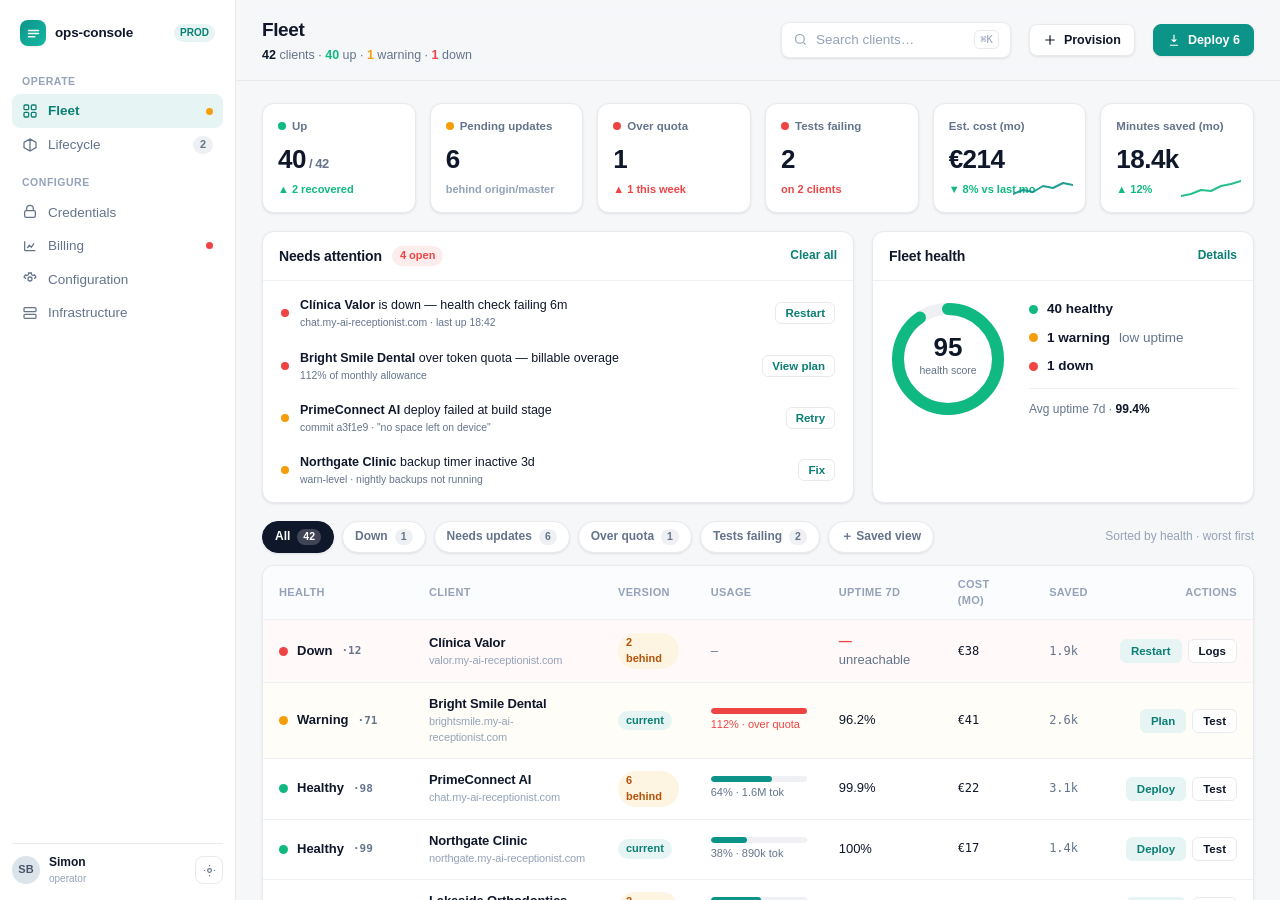
<file: docs/fleet-redesign-mockup.html>
<!doctype html>
<html lang="en">
<head>
<meta charset="utf-8">
<meta name="viewport" content="width=device-width, initial-scale=1">
<title>ops-console — Fleet (redesign mockup)</title>
<style>
  /* ============================================================= *
   *  DESIGN TOKENS — the whole look comes from these variables.   *
   *  This is the "token layer" the real app would adopt first.    *
   * ============================================================= */
  :root{
    --bg:#f6f7f9; --panel:#ffffff; --panel-2:#fbfcfd;
    --ink:#0f172a; --muted:#64748b; --faint:#94a3b8;
    --border:#e8eaee; --border-2:#eef0f3;
    --accent:#0d9488; --accent-ink:#0b7f74; --accent-bg:#e6f5f3;
    --ok:#10b981; --ok-bg:#e7f7f0;
    --warn:#f59e0b; --warn-bg:#fef4e2;
    --danger:#ef4444; --danger-bg:#fdecec;
    --info:#6366f1;
    --radius:12px; --radius-sm:8px; --radius-xs:6px;
    --shadow-sm:0 1px 2px rgba(15,23,42,.04),0 1px 3px rgba(15,23,42,.06);
    --shadow-md:0 2px 8px rgba(15,23,42,.06),0 8px 24px rgba(15,23,42,.05);
    --sidebar-w:236px;
    --font:'Inter',-apple-system,BlinkMacSystemFont,'Segoe UI',Roboto,Helvetica,Arial,sans-serif;
    --mono:'SF Mono',ui-monospace,'JetBrains Mono',Menlo,Consolas,monospace;
  }
  *{box-sizing:border-box}
  html,body{margin:0;height:100%}
  body{background:var(--bg);color:var(--ink);font-family:var(--font);font-size:13.5px;line-height:1.45;-webkit-font-smoothing:antialiased}
  .app{display:grid;grid-template-columns:var(--sidebar-w) 1fr;height:100vh;overflow:hidden}

  /* ---------- SIDEBAR ---------- */
  .side{background:var(--panel);border-right:1px solid var(--border);display:flex;flex-direction:column;padding:14px 12px}
  .brand{display:flex;align-items:center;gap:9px;padding:6px 8px 14px}
  .brand .mark{width:26px;height:26px;border-radius:8px;background:linear-gradient(135deg,var(--accent),#14b8a6);display:grid;place-items:center;color:#fff;box-shadow:var(--shadow-sm)}
  .brand .name{font-weight:650;letter-spacing:-.01em}
  .brand .env{margin-left:auto;font-size:10px;font-weight:600;color:var(--accent-ink);background:var(--accent-bg);padding:2px 6px;border-radius:20px}
  .navgroup-label{font-size:10.5px;font-weight:600;letter-spacing:.05em;text-transform:uppercase;color:var(--faint);padding:14px 10px 5px}
  .nav a{display:flex;align-items:center;gap:10px;padding:7px 10px;border-radius:var(--radius-sm);color:var(--muted);text-decoration:none;font-weight:500;position:relative}
  .nav a svg{width:16px;height:16px;stroke:currentColor;flex:none}
  .nav a .count{margin-left:auto;font-size:11px;font-weight:600;color:var(--muted);background:var(--border-2);padding:1px 7px;border-radius:20px}
  .nav a:hover{background:var(--panel-2);color:var(--ink)}
  .nav a.active{background:var(--accent-bg);color:var(--accent-ink);font-weight:600}
  .nav a.active .count{background:#fff;color:var(--accent-ink)}
  .nav a .dot{margin-left:auto;width:7px;height:7px;border-radius:50%}
  .side-foot{margin-top:auto;border-top:1px solid var(--border);padding-top:10px;display:flex;align-items:center;gap:9px}
  .avatar{width:28px;height:28px;border-radius:50%;background:#dbe4ea;display:grid;place-items:center;font-weight:600;font-size:11px;color:#475569}
  .side-foot .who{font-size:12px;font-weight:600}
  .side-foot .who small{display:block;color:var(--faint);font-weight:500}
  .icon-btn{margin-left:auto;width:28px;height:28px;border-radius:8px;border:1px solid var(--border);background:var(--panel);display:grid;place-items:center;color:var(--muted);cursor:pointer}

  /* ---------- MAIN ---------- */
  .main{overflow:auto}
  .topbar{position:sticky;top:0;z-index:5;background:rgba(246,247,249,.85);backdrop-filter:blur(8px);border-bottom:1px solid var(--border);padding:16px 26px;display:flex;align-items:center;gap:18px}
  .topbar h1{font-size:19px;margin:0;letter-spacing:-.02em;font-weight:660}
  .topbar .sub{color:var(--muted);font-size:12.5px;margin-top:2px}
  .topbar .sub b{color:var(--ink);font-weight:600}
  .topbar .spacer{flex:1}
  .search{display:flex;align-items:center;gap:8px;background:var(--panel);border:1px solid var(--border);border-radius:var(--radius-sm);padding:7px 11px;color:var(--faint);min-width:230px;box-shadow:var(--shadow-sm)}
  .search svg{width:15px;height:15px;stroke:currentColor}
  .search .kbd{margin-left:auto;font-size:10.5px;font-family:var(--mono);color:var(--faint);border:1px solid var(--border);border-radius:5px;padding:1px 5px}
  .btn{border:1px solid var(--border);background:var(--panel);color:var(--ink);font-family:inherit;font-size:12.5px;font-weight:600;padding:8px 13px;border-radius:var(--radius-sm);cursor:pointer;display:inline-flex;align-items:center;gap:7px;box-shadow:var(--shadow-sm)}
  .btn svg{width:14px;height:14px;stroke:currentColor}
  .btn:hover{background:var(--panel-2)}
  .btn.primary{background:var(--accent);border-color:var(--accent);color:#fff}
  .btn.primary:hover{background:var(--accent-ink)}
  .content{padding:22px 26px 48px}

  /* ---------- KPI CARDS ---------- */
  .kpis{display:grid;grid-template-columns:repeat(6,1fr);gap:14px;margin-bottom:18px}
  .kpi{background:var(--panel);border:1px solid var(--border);border-radius:var(--radius);padding:14px 15px;box-shadow:var(--shadow-sm);position:relative;overflow:hidden}
  .kpi .label{font-size:11.5px;color:var(--muted);font-weight:550;display:flex;align-items:center;gap:6px}
  .kpi .label .d{width:8px;height:8px;border-radius:50%}
  .kpi .val{font-size:26px;font-weight:680;letter-spacing:-.02em;margin-top:7px;font-variant-numeric:tabular-nums}
  .kpi .val small{font-size:13px;color:var(--muted);font-weight:600}
  .kpi .delta{font-size:11px;font-weight:600;margin-top:3px}
  .kpi .delta.up{color:var(--ok)} .kpi .delta.down{color:var(--danger)} .kpi .delta.flat{color:var(--faint)}
  .kpi .spark{position:absolute;right:12px;bottom:12px;opacity:.9}

  .grid2{display:grid;grid-template-columns:1.55fr 1fr;gap:18px;margin-bottom:18px}
  .card{background:var(--panel);border:1px solid var(--border);border-radius:var(--radius);box-shadow:var(--shadow-sm)}
  .card-head{display:flex;align-items:center;gap:10px;padding:14px 16px;border-bottom:1px solid var(--border-2)}
  .card-head h3{margin:0;font-size:14px;font-weight:640;letter-spacing:-.01em}
  .card-head .pill{font-size:11px;font-weight:600;color:var(--danger);background:var(--danger-bg);padding:2px 8px;border-radius:20px}
  .card-head .link{margin-left:auto;color:var(--accent-ink);font-size:12px;font-weight:600;text-decoration:none;cursor:pointer}

  /* ---------- ATTENTION QUEUE ---------- */
  .attn{padding:6px 8px}
  .attn-row{display:flex;align-items:center;gap:11px;padding:9px 10px;border-radius:var(--radius-sm)}
  .attn-row:hover{background:var(--panel-2)}
  .attn-row .sev{width:8px;height:8px;border-radius:50%;flex:none}
  .attn-row .txt{font-size:12.5px}
  .attn-row .txt b{font-weight:640}
  .attn-row .txt small{color:var(--muted);display:block;margin-top:1px}
  .attn-row .act{margin-left:auto;font-size:11.5px;font-weight:600;color:var(--accent-ink);border:1px solid var(--border);background:var(--panel);border-radius:6px;padding:4px 9px;cursor:pointer}
  .attn-row .act:hover{background:var(--accent-bg);border-color:var(--accent-bg)}

  /* ---------- FILTER CHIPS ---------- */
  .filters{display:flex;align-items:center;gap:8px;margin-bottom:12px;flex-wrap:wrap}
  .chip{font-size:12px;font-weight:600;color:var(--muted);background:var(--panel);border:1px solid var(--border);padding:6px 12px;border-radius:20px;cursor:pointer;display:inline-flex;gap:7px;align-items:center;box-shadow:var(--shadow-sm)}
  .chip .n{font-size:10.5px;background:var(--border-2);color:var(--muted);border-radius:20px;padding:0 6px}
  .chip.active{background:var(--ink);border-color:var(--ink);color:#fff}
  .chip.active .n{background:rgba(255,255,255,.2);color:#fff}
  .filters .right{margin-left:auto;color:var(--faint);font-size:12px}

  /* ---------- FLEET TABLE ---------- */
  .tablewrap{background:var(--panel);border:1px solid var(--border);border-radius:var(--radius);box-shadow:var(--shadow-sm);overflow:hidden}
  table{width:100%;border-collapse:collapse;font-variant-numeric:tabular-nums}
  thead th{text-align:left;font-size:11px;font-weight:600;letter-spacing:.03em;text-transform:uppercase;color:var(--faint);padding:11px 16px;border-bottom:1px solid var(--border-2);background:var(--panel-2)}
  tbody td{padding:12px 16px;border-bottom:1px solid var(--border-2);font-size:13px}
  tbody tr:last-child td{border-bottom:none}
  tbody tr:hover{background:var(--panel-2)}
  tr.warnrow{background:#fffdf7} tr.warnrow:hover{background:#fef9ee}
  tr.downrow{background:#fff9f9} tr.downrow:hover{background:#fdf1f1}
  .hcell{display:flex;align-items:center;gap:9px}
  .hdot{width:9px;height:9px;border-radius:50%;flex:none}
  .hscore{font-size:11px;font-weight:600;color:var(--muted);font-family:var(--mono)}
  .cname{font-weight:620;letter-spacing:-.01em}
  .cname small{display:block;color:var(--faint);font-weight:500;font-size:11px}
  .badge{font-size:11px;font-weight:600;padding:2px 8px;border-radius:20px;display:inline-block}
  .badge.ok{color:var(--accent-ink);background:var(--accent-bg)}
  .badge.warn{color:#b45309;background:var(--warn-bg)}
  .badge.behind{color:#b45309;background:var(--warn-bg)}
  .usebar{height:6px;border-radius:20px;background:var(--border-2);overflow:hidden;width:96px}
  .usebar span{display:block;height:100%;border-radius:20px}
  .usetext{font-size:11px;color:var(--muted);margin-top:3px}
  .muted{color:var(--muted)} .mono{font-family:var(--mono);font-size:12px}
  .rowact{display:flex;gap:6px;justify-content:flex-end}
  .rowact button{font-size:11.5px;font-weight:600;border:1px solid var(--border);background:var(--panel);border-radius:6px;padding:5px 10px;cursor:pointer;color:var(--ink)}
  .rowact button.go{color:var(--accent-ink);border-color:var(--accent-bg);background:var(--accent-bg)}
  .rowact button:hover{background:var(--panel-2)}
  .rowact button.go:hover{filter:brightness(.97)}
  .note{margin:22px 2px 0;color:var(--faint);font-size:11.5px;text-align:center}
</style>
</head>
<body>
<div class="app">
  <!-- ============ SIDEBAR ============ -->
  <aside class="side">
    <div class="brand">
      <div class="mark">
        <svg width="15" height="15" viewBox="0 0 24 24" fill="none" stroke="#fff" stroke-width="2.4" stroke-linecap="round"><path d="M4 7h16M4 12h16M4 17h10"/></svg>
      </div>
      <span class="name">ops-console</span>
      <span class="env">PROD</span>
    </div>

    <div class="navgroup-label">Operate</div>
    <nav class="nav">
      <a class="active" href="#"><svg viewBox="0 0 24 24" fill="none" stroke-width="1.9"><rect x="3" y="3" width="7" height="7" rx="1.5"/><rect x="14" y="3" width="7" height="7" rx="1.5"/><rect x="3" y="14" width="7" height="7" rx="1.5"/><rect x="14" y="14" width="7" height="7" rx="1.5"/></svg> Fleet <span class="dot" style="background:var(--warn)"></span></a>
      <a href="#"><svg viewBox="0 0 24 24" fill="none" stroke-width="1.9"><path d="M12 3v18M3 8l9-5 9 5M3 8v8l9 5 9-5V8"/></svg> Lifecycle <span class="count">2</span></a>
    </nav>

    <div class="navgroup-label">Configure</div>
    <nav class="nav">
      <a href="#"><svg viewBox="0 0 24 24" fill="none" stroke-width="1.9"><path d="M7 10V7a5 5 0 0 1 10 0v3"/><rect x="4" y="10" width="16" height="10" rx="2"/></svg> Credentials</a>
      <a href="#"><svg viewBox="0 0 24 24" fill="none" stroke-width="1.9"><path d="M4 19V5m0 14h16M8 15l3-4 3 3 4-6"/></svg> Billing <span class="dot" style="background:var(--danger)"></span></a>
      <a href="#"><svg viewBox="0 0 24 24" fill="none" stroke-width="1.9"><circle cx="12" cy="12" r="3"/><path d="M19 12a7 7 0 0 0-.1-1.2l2-1.6-2-3.4-2.4 1a7 7 0 0 0-2-1.2l-.4-2.6H9.9l-.4 2.6a7 7 0 0 0-2 1.2l-2.4-1-2 3.4 2 1.6A7 7 0 0 0 5 12"/></svg> Configuration</a>
      <a href="#"><svg viewBox="0 0 24 24" fill="none" stroke-width="1.9"><rect x="3" y="4" width="18" height="6" rx="1.5"/><rect x="3" y="14" width="18" height="6" rx="1.5"/><path d="M7 7h.01M7 17h.01"/></svg> Infrastructure</a>
    </nav>

    <div class="side-foot">
      <div class="avatar">SB</div>
      <div class="who">Simon<small>operator</small></div>
      <button class="icon-btn" title="Settings"><svg width="15" height="15" viewBox="0 0 24 24" fill="none" stroke="currentColor" stroke-width="1.9"><circle cx="12" cy="12" r="3"/><path d="M12 3v2m0 14v2M3 12h2m14 0h2"/></svg></button>
    </div>
  </aside>

  <!-- ============ MAIN ============ -->
  <main class="main">
    <header class="topbar">
      <div>
        <h1>Fleet</h1>
        <div class="sub"><b>42</b> clients · <b style="color:var(--ok)">40</b> up · <b style="color:var(--warn)">1</b> warning · <b style="color:var(--danger)">1</b> down</div>
      </div>
      <div class="spacer"></div>
      <div class="search"><svg viewBox="0 0 24 24" fill="none" stroke-width="1.9"><circle cx="11" cy="11" r="7"/><path d="m20 20-3-3"/></svg> Search clients…<span class="kbd">⌘K</span></div>
      <button class="btn"><svg viewBox="0 0 24 24" fill="none" stroke-width="2"><path d="M4 12h16M12 4v16"/></svg> Provision</button>
      <button class="btn primary"><svg viewBox="0 0 24 24" fill="none" stroke-width="2"><path d="M12 3v12m0 0 4-4m-4 4-4-4M5 21h14"/></svg> Deploy 6</button>
    </header>

    <div class="content">
      <!-- KPIs -->
      <section class="kpis">
        <div class="kpi">
          <div class="label"><span class="d" style="background:var(--ok)"></span>Up</div>
          <div class="val">40<small> / 42</small></div>
          <div class="delta up">▲ 2 recovered</div>
        </div>
        <div class="kpi">
          <div class="label"><span class="d" style="background:var(--warn)"></span>Pending updates</div>
          <div class="val">6</div>
          <div class="delta flat">behind origin/master</div>
        </div>
        <div class="kpi">
          <div class="label"><span class="d" style="background:var(--danger)"></span>Over quota</div>
          <div class="val">1</div>
          <div class="delta down">▲ 1 this week</div>
        </div>
        <div class="kpi">
          <div class="label"><span class="d" style="background:var(--danger)"></span>Tests failing</div>
          <div class="val">2</div>
          <div class="delta down">on 2 clients</div>
        </div>
        <div class="kpi">
          <div class="label">Est. cost (mo)</div>
          <div class="val">€214</div>
          <div class="delta up">▼ 8% vs last mo</div>
          <svg class="spark" width="60" height="22" viewBox="0 0 60 22" fill="none"><path d="M0 16 L10 12 L20 14 L30 8 L40 10 L50 5 L60 7" stroke="var(--accent)" stroke-width="2" stroke-linecap="round" stroke-linejoin="round"/></svg>
        </div>
        <div class="kpi">
          <div class="label">Minutes saved (mo)</div>
          <div class="val">18.4k</div>
          <div class="delta up">▲ 12%</div>
          <svg class="spark" width="60" height="22" viewBox="0 0 60 22" fill="none"><path d="M0 18 L10 16 L20 12 L30 13 L40 8 L50 6 L60 3" stroke="var(--ok)" stroke-width="2" stroke-linecap="round" stroke-linejoin="round"/></svg>
        </div>
      </section>

      <!-- Attention queue + snapshot -->
      <section class="grid2">
        <div class="card">
          <div class="card-head"><h3>Needs attention</h3><span class="pill">4 open</span><a class="link">Clear all</a></div>
          <div class="attn">
            <div class="attn-row"><span class="sev" style="background:var(--danger)"></span><div class="txt"><b>Clínica Valor</b> is down — health check failing 6m<small>chat.my-ai-receptionist.com · last up 18:42</small></div><button class="act">Restart</button></div>
            <div class="attn-row"><span class="sev" style="background:var(--danger)"></span><div class="txt"><b>Bright Smile Dental</b> over token quota — billable overage<small>112% of monthly allowance</small></div><button class="act">View plan</button></div>
            <div class="attn-row"><span class="sev" style="background:var(--warn)"></span><div class="txt"><b>PrimeConnect AI</b> deploy failed at build stage<small>commit a3f1e9 · "no space left on device"</small></div><button class="act">Retry</button></div>
            <div class="attn-row"><span class="sev" style="background:var(--warn)"></span><div class="txt"><b>Northgate Clinic</b> backup timer inactive 3d<small>warn-level · nightly backups not running</small></div><button class="act">Fix</button></div>
          </div>
        </div>
        <div class="card">
          <div class="card-head"><h3>Fleet health</h3><a class="link">Details</a></div>
          <div style="padding:18px 16px;display:flex;gap:22px;align-items:center">
            <svg width="118" height="118" viewBox="0 0 118 118">
              <circle cx="59" cy="59" r="50" fill="none" stroke="var(--border-2)" stroke-width="12"/>
              <circle cx="59" cy="59" r="50" fill="none" stroke="var(--ok)" stroke-width="12" stroke-linecap="round" stroke-dasharray="314" stroke-dashoffset="30" transform="rotate(-90 59 59)"/>
              <text x="59" y="56" text-anchor="middle" font-size="26" font-weight="700" fill="var(--ink)">95</text>
              <text x="59" y="74" text-anchor="middle" font-size="10.5" fill="var(--muted)">health score</text>
            </svg>
            <div style="flex:1;display:flex;flex-direction:column;gap:9px">
              <div style="display:flex;align-items:center;gap:9px"><span class="hdot" style="background:var(--ok)"></span><span style="font-weight:600">40 healthy</span></div>
              <div style="display:flex;align-items:center;gap:9px"><span class="hdot" style="background:var(--warn)"></span><span style="font-weight:600">1 warning</span> <span class="muted">low uptime</span></div>
              <div style="display:flex;align-items:center;gap:9px"><span class="hdot" style="background:var(--danger)"></span><span style="font-weight:600">1 down</span></div>
              <div style="height:1px;background:var(--border-2);margin:3px 0"></div>
              <div class="muted" style="font-size:12px">Avg uptime 7d · <b style="color:var(--ink)">99.4%</b></div>
            </div>
          </div>
        </div>
      </section>

      <!-- Filters -->
      <div class="filters">
        <span class="chip active">All <span class="n">42</span></span>
        <span class="chip">Down <span class="n">1</span></span>
        <span class="chip">Needs updates <span class="n">6</span></span>
        <span class="chip">Over quota <span class="n">1</span></span>
        <span class="chip">Tests failing <span class="n">2</span></span>
        <span class="chip">＋ Saved view</span>
        <span class="right">Sorted by health · worst first</span>
      </div>

      <!-- Fleet table -->
      <div class="tablewrap">
        <table>
          <thead><tr>
            <th style="width:150px">Health</th><th>Client</th><th>Version</th><th>Usage</th><th>Uptime 7d</th><th>Cost (mo)</th><th>Saved</th><th style="text-align:right">Actions</th>
          </tr></thead>
          <tbody>
            <tr class="downrow">
              <td><div class="hcell"><span class="hdot" style="background:var(--danger)"></span><span style="font-weight:600">Down</span><span class="hscore">·12</span></div></td>
              <td><div class="cname">Clínica Valor<small>valor.my-ai-receptionist.com</small></div></td>
              <td><span class="badge behind">2 behind</span></td>
              <td><span class="muted mono">—</span></td>
              <td><span style="color:var(--danger);font-weight:600">— </span><span class="muted">unreachable</span></td>
              <td class="mono">€38</td>
              <td class="muted mono">1.9k</td>
              <td><div class="rowact"><button class="go">Restart</button><button>Logs</button></div></td>
            </tr>
            <tr class="warnrow">
              <td><div class="hcell"><span class="hdot" style="background:var(--warn)"></span><span style="font-weight:600">Warning</span><span class="hscore">·71</span></div></td>
              <td><div class="cname">Bright Smile Dental<small>brightsmile.my-ai-receptionist.com</small></div></td>
              <td><span class="badge ok">current</span></td>
              <td><div class="usebar"><span style="width:112%;background:var(--danger)"></span></div><div class="usetext" style="color:var(--danger)">112% · over quota</div></td>
              <td>96.2%</td>
              <td class="mono">€41</td>
              <td class="muted mono">2.6k</td>
              <td><div class="rowact"><button class="go">Plan</button><button>Test</button></div></td>
            </tr>
            <tr>
              <td><div class="hcell"><span class="hdot" style="background:var(--ok)"></span><span style="font-weight:600">Healthy</span><span class="hscore">·98</span></div></td>
              <td><div class="cname">PrimeConnect AI<small>chat.my-ai-receptionist.com</small></div></td>
              <td><span class="badge behind">6 behind</span></td>
              <td><div class="usebar"><span style="width:64%;background:var(--accent)"></span></div><div class="usetext">64% · 1.6M tok</div></td>
              <td>99.9%</td>
              <td class="mono">€22</td>
              <td class="muted mono">3.1k</td>
              <td><div class="rowact"><button class="go">Deploy</button><button>Test</button></div></td>
            </tr>
            <tr>
              <td><div class="hcell"><span class="hdot" style="background:var(--ok)"></span><span style="font-weight:600">Healthy</span><span class="hscore">·99</span></div></td>
              <td><div class="cname">Northgate Clinic<small>northgate.my-ai-receptionist.com</small></div></td>
              <td><span class="badge ok">current</span></td>
              <td><div class="usebar"><span style="width:38%;background:var(--accent)"></span></div><div class="usetext">38% · 890k tok</div></td>
              <td>100%</td>
              <td class="mono">€17</td>
              <td class="muted mono">1.4k</td>
              <td><div class="rowact"><button class="go">Deploy</button><button>Test</button></div></td>
            </tr>
            <tr>
              <td><div class="hcell"><span class="hdot" style="background:var(--ok)"></span><span style="font-weight:600">Healthy</span><span class="hscore">·97</span></div></td>
              <td><div class="cname">Lakeside Orthodontics<small>lakeside.my-ai-receptionist.com</small></div></td>
              <td><span class="badge behind">2 behind</span></td>
              <td><div class="usebar"><span style="width:52%;background:var(--accent)"></span></div><div class="usetext">52% · 1.2M tok</div></td>
              <td>99.7%</td>
              <td class="mono">€26</td>
              <td class="muted mono">2.2k</td>
              <td><div class="rowact"><button class="go">Deploy</button><button>Test</button></div></td>
            </tr>
            <tr>
              <td><div class="hcell"><span class="hdot" style="background:var(--ok)"></span><span style="font-weight:600">Healthy</span><span class="hscore">·96</span></div></td>
              <td><div class="cname">Meridian Dental Group<small>meridian.my-ai-receptionist.com</small></div></td>
              <td><span class="badge ok">current</span></td>
              <td><div class="usebar"><span style="width:71%;background:var(--accent)"></span></div><div class="usetext">71% · 1.8M tok</div></td>
              <td>99.5%</td>
              <td class="mono">€33</td>
              <td class="muted mono">2.9k</td>
              <td><div class="rowact"><button class="go">Deploy</button><button>Test</button></div></td>
            </tr>
          </tbody>
        </table>
      </div>

      <p class="note">Mockup · redesigned Fleet view (Clean modern SaaS direction) · sample data</p>
    </div>
  </main>
</div>
</body>
</html>
</file>
